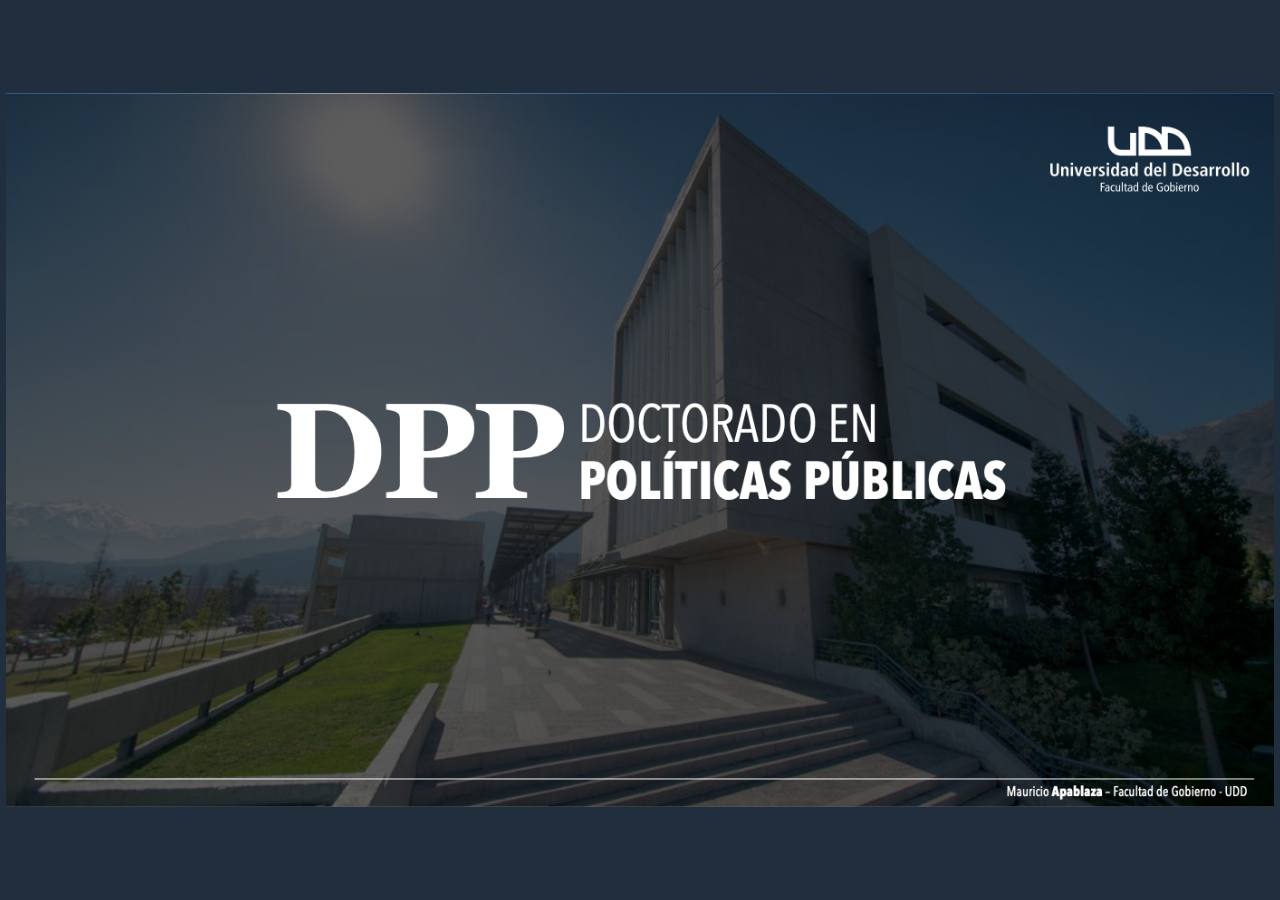
<file: index.html>
<!DOCTYPE html>
<html lang="es">
<head>
    <meta charset="UTF-8">
    <meta name="viewport" content="width=device-width, initial-scale=1.0">

    <title>Doctorado en Políticas Públicas</title>

    <style>
        html, body {
            margin: 0;
            width: 100%;
            height: 100%;
            background: #202E3E;
        }

        body {
            display: flex;
            justify-content: center;
            align-items: center;
        }

        .portada {
            width: 99vw;
            height: auto;
            display: block;
            cursor: pointer;
        }
    </style>
</head>

<body>

    <a href="index2.html">
        <img
            src="dpp.png"
            alt="Doctorado en Políticas Públicas"
            class="portada"
        >
    </a>

</body>
</html>
</file>
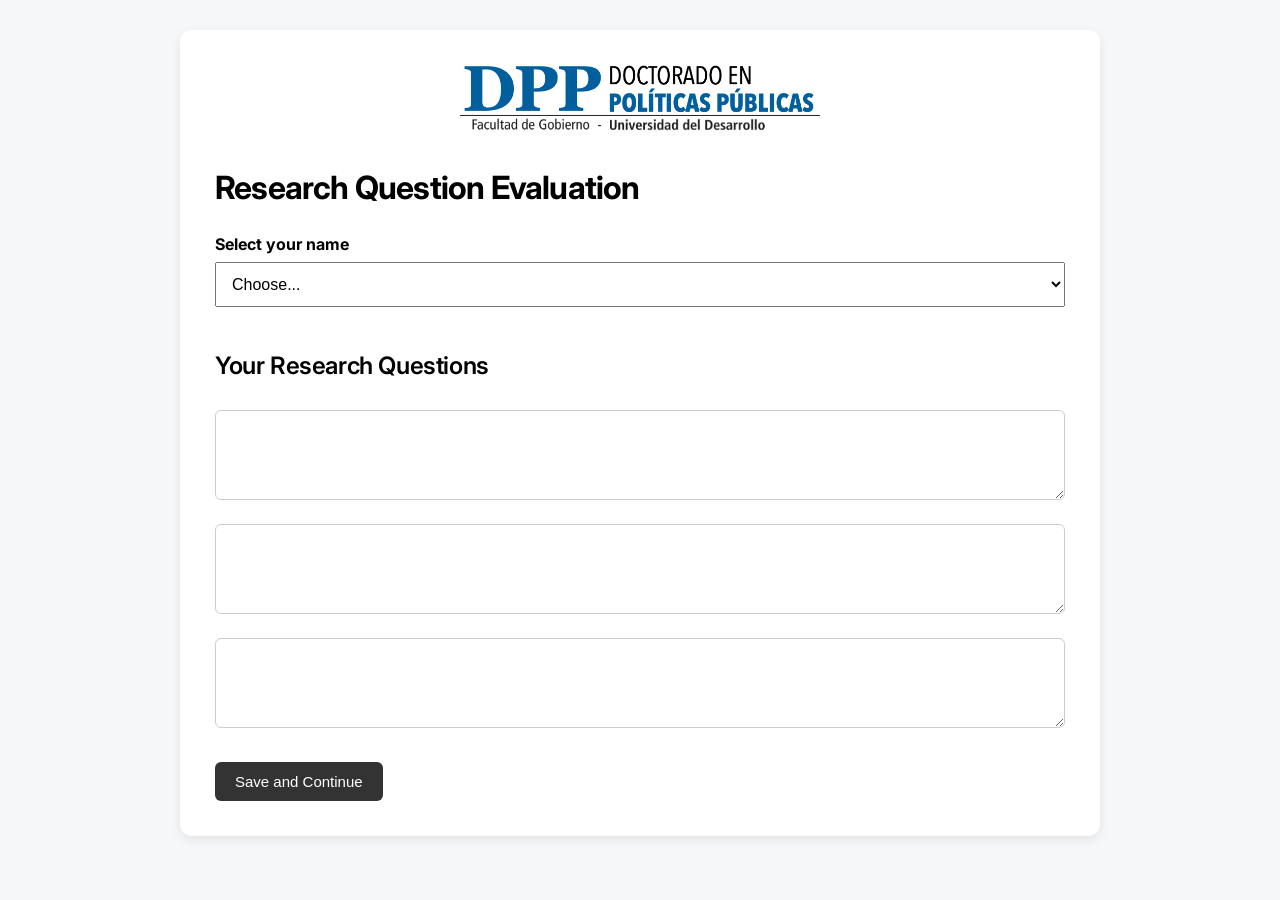
<file: clase2/index.html>
<!DOCTYPE html>
<html lang="en">

<head>

    <meta charset="UTF-8">

    <meta name="viewport"
          content="width=device-width, initial-scale=1.0">

    <title>
        Research Question Evaluation
    </title>

    <link rel="stylesheet"
          href="style.css">
<link rel="preconnect"
      href="https://fonts.googleapis.com">

<link rel="preconnect"
      href="https://fonts.gstatic.com"
      crossorigin>

<link href="https://fonts.googleapis.com/css2?family=Inter:wght@400;500;600;700&display=swap"
      rel="stylesheet">
</head>


<body>

<div id="app">

    <img
        src="logo.png"
        class="logo"
        alt="Logo"
    >


    <!-- =====================
         PAGE 1
    ====================== -->

    <section
        id="page1"
        class="page active">

        <h1>
            Research Question Evaluation
        </h1>


        <div id="studentForm">

            <label>
                Select your name
            </label>


            <select id="studentSelect">

                <option value="">
                    Choose...
                </option>

                <option>
                    Catalina Garín
                </option>

                <option>
                    Camila Sandoval
                </option>

                <option>
                    Yamil Tala
                </option>

                <option>
                    Trinidad Valdés
                </option>

                <option>
                    Isabel Véliz
                </option>

            </select>


            <h2>
                Your Research Questions
            </h2>


            <textarea
                id="q1"
                placeholder="Research Question 1">
            </textarea>


            <textarea
                id="q2"
                placeholder="Research Question 2">
            </textarea>


            <textarea
                id="q3"
                placeholder="Research Question 3">
            </textarea>


            <button
                onclick="saveQuestions()">

                Save and Continue

            </button>

        </div>


        <div
            id="submittedMessage"
            class="message"
            style="display:none">

        </div>


        <button
            id="continueButton"
            style="display:none"
            onclick="continueToEvaluation()">

            Continue to Evaluation

        </button>

    </section>


<!-- PAGE 2 -->
<section id="page2" class="page">

    <h2>Choose the 3 strongest research questions</h2>

    <p>
        Select the three questions you consider
        the most interesting and promising.
    </p>

    <div id="selectionCounter" class="counter">
        0 / 3 selected
    </div>

    <div id="waiting" class="waiting">
        Waiting for all students to submit
        their research questions...
    </div>

    <div id="selectionContainer"
         style="display:none">
    </div>

    <div class="nav">

        <button onclick="showPage(1)">
            Back
        </button>

        <button id="reloadButton"
                onclick="checkQuestions()">

            Check for Questions

        </button>

        <button id="submitSelectionButton"
                onclick="saveSelection()"
                style="display:none">

            Submit Selection

        </button>

    </div>

</section>



    <!-- =====================
         PAGE 3
    ====================== -->

    <section
        id="page3"
        class="page">

        <h2>
            Results
        </h2>


        <div id="results">

        </div>


        <div class="nav">

            <button
                onclick="loadResults()">

                Refresh Results

            </button>


            <button
                class="resetButton"
                onclick="resetResults()">

                Reset All Results

            </button>

        </div>

    </section>

</div>


<script src="script.js"></script>

</body>

</html>
</file>
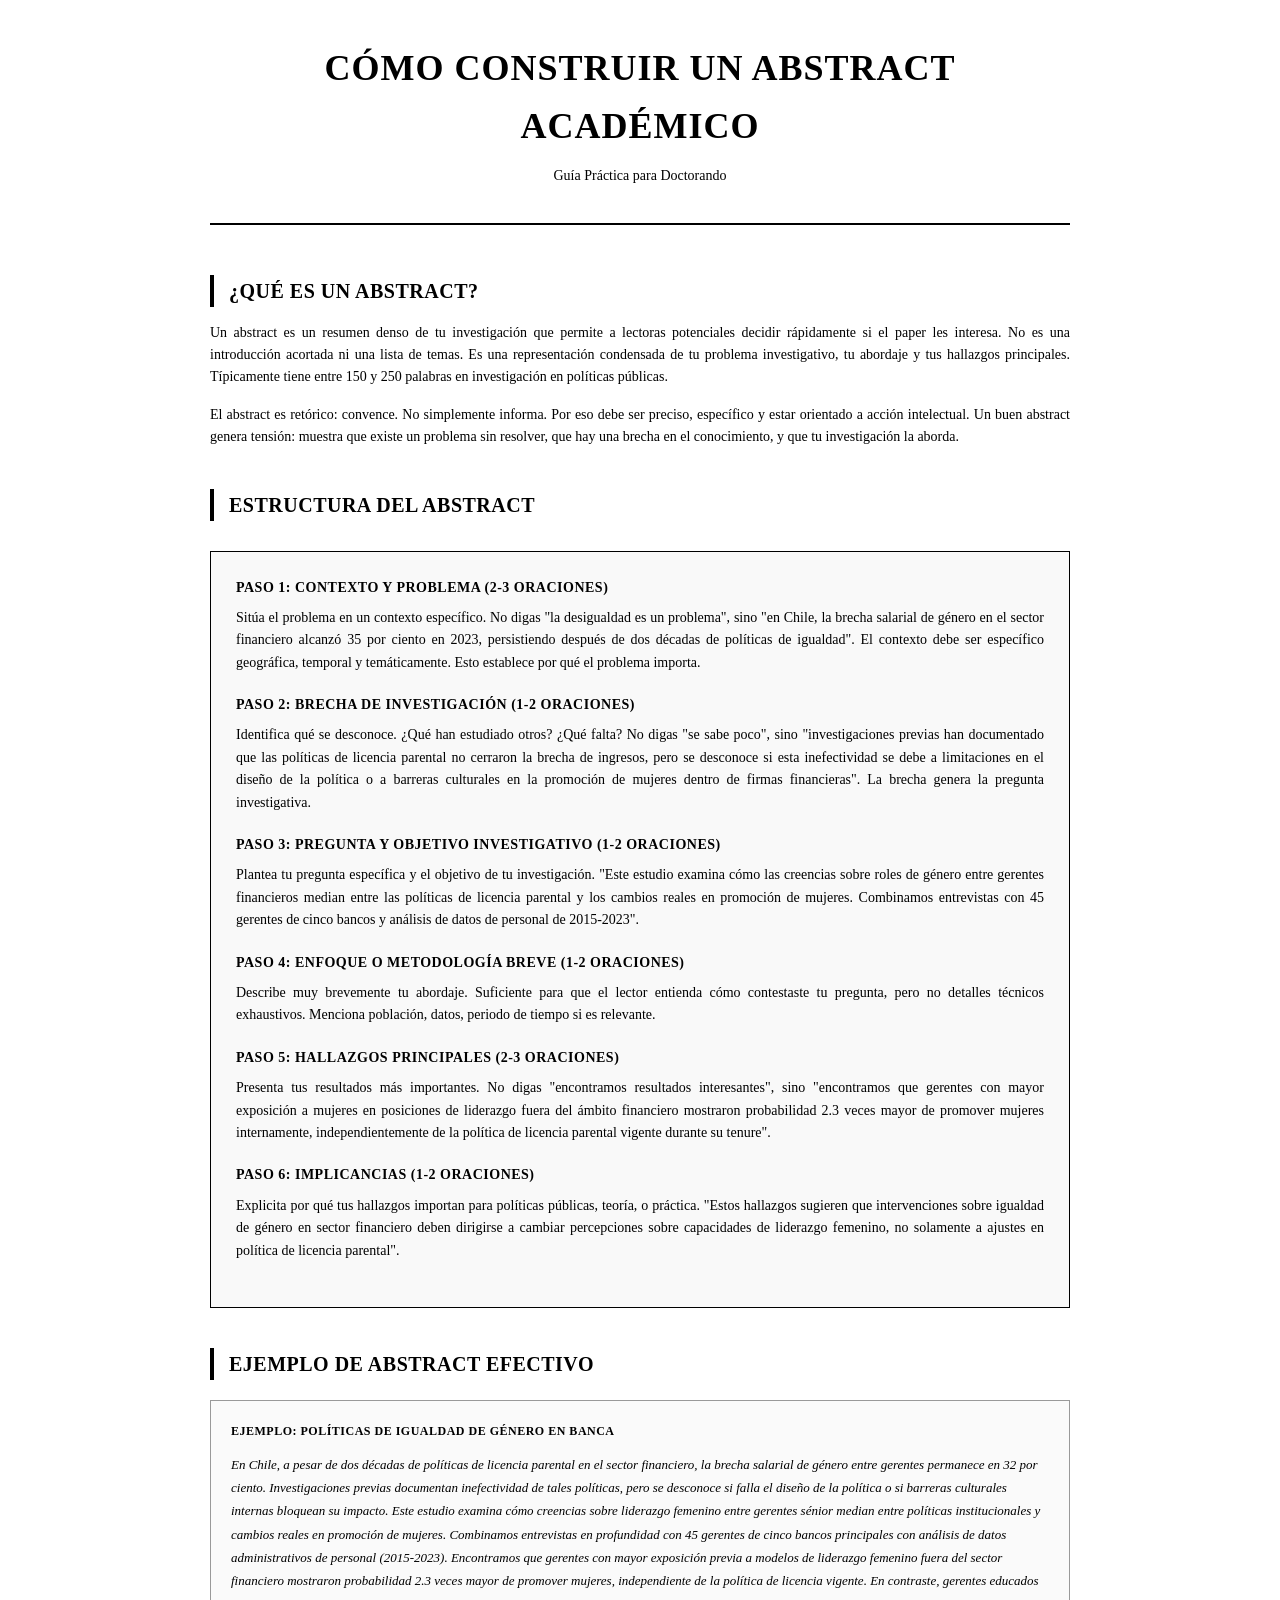
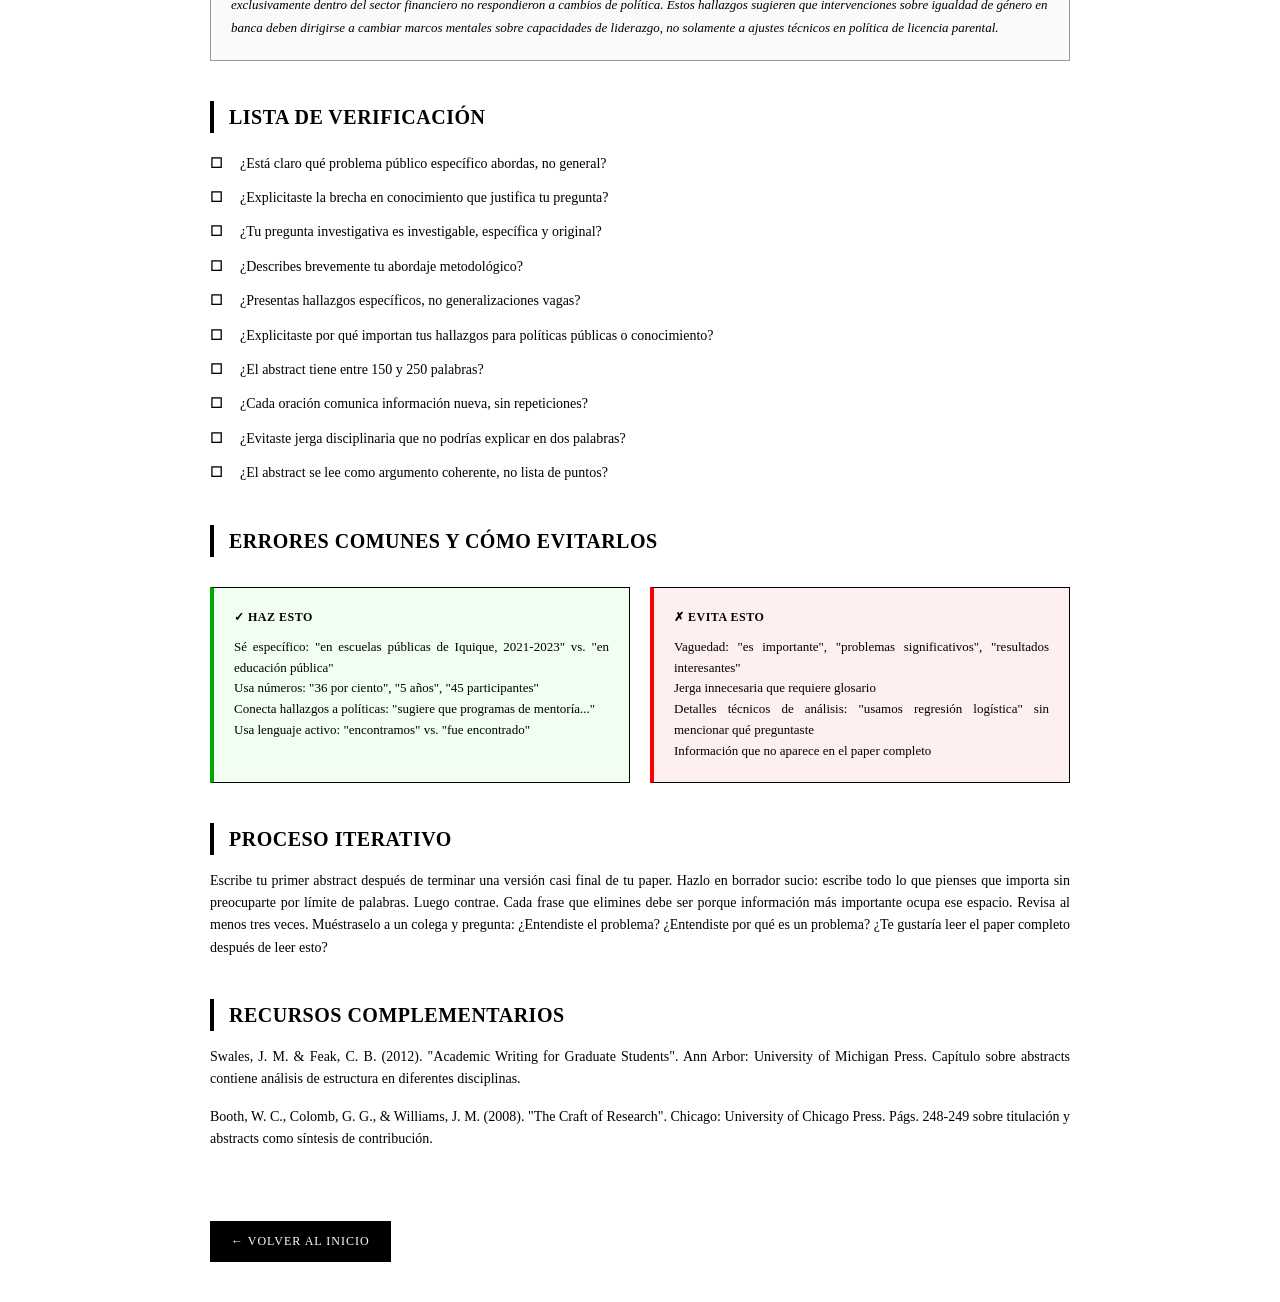
<file: abstract.html>
<!DOCTYPE html>
<html lang="es">
<head>
    <meta charset="UTF-8">
    <meta name="viewport" content="width=device-width, initial-scale=1.0">
    <title>Cómo Construir un Abstract Académico</title>
    <style>
        * {
            margin: 0;
            padding: 0;
            box-sizing: border-box;
        }

        body {
            font-family: Georgia, serif;
            background: #fff;
            color: #000;
            line-height: 1.6;
        }

        .container {
            max-width: 900px;
            margin: 0 auto;
            padding: 40px 20px;
        }

        .header {
            text-align: center;
            margin-bottom: 50px;
            border-bottom: 2px solid #000;
            padding-bottom: 30px;
        }

        .title {
            font-size: 36px;
            font-weight: bold;
            margin-bottom: 10px;
            text-transform: uppercase;
            letter-spacing: 1px;
        }

        .subtitle {
            font-size: 14px;
            margin-bottom: 5px;
        }

        .section-title {
            font-size: 20px;
            font-weight: bold;
            margin-top: 40px;
            margin-bottom: 15px;
            text-align: left;
            text-transform: uppercase;
            letter-spacing: 0.5px;
            border-left: 4px solid #000;
            padding-left: 15px;
        }

        .content {
            text-align: justify;
            margin-bottom: 30px;
            font-size: 14px;
        }

        .content p {
            margin-bottom: 15px;
        }

        .emphasis {
            font-style: italic;
        }

        .structure-box {
            border: 1px solid #000;
            padding: 25px;
            margin: 30px 0;
            background: #f9f9f9;
        }

        .structure-step {
            margin-bottom: 20px;
            text-align: justify;
            font-size: 14px;
        }

        .step-number {
            font-weight: bold;
            text-transform: uppercase;
            letter-spacing: 0.5px;
            margin-bottom: 8px;
            display: block;
        }

        .example-box {
            border: 1px solid #999;
            padding: 20px;
            margin: 20px 0;
            background: #fafafa;
            font-size: 13px;
            line-height: 1.8;
            font-style: italic;
        }

        .example-label {
            font-weight: bold;
            text-transform: uppercase;
            letter-spacing: 0.5px;
            font-style: normal;
            margin-bottom: 10px;
            font-size: 12px;
        }

        .checklist {
            list-style: none;
            margin: 20px 0;
            font-size: 14px;
            text-align: justify;
        }

        .checklist li {
            padding-left: 30px;
            margin-bottom: 12px;
            position: relative;
        }

        .checklist li:before {
            content: "☐";
            position: absolute;
            left: 0;
            font-weight: bold;
        }

        .dos-donts {
            display: grid;
            grid-template-columns: 1fr 1fr;
            gap: 20px;
            margin: 30px 0;
        }

        .do-box, .dont-box {
            border: 1px solid #000;
            padding: 20px;
            font-size: 13px;
            text-align: justify;
        }

        .do-box {
            border-left: 4px solid #00aa00;
            background: #f0fff0;
        }

        .dont-box {
            border-left: 4px solid #ff0000;
            background: #fff0f0;
        }

        .box-title {
            font-weight: bold;
            text-transform: uppercase;
            letter-spacing: 0.5px;
            margin-bottom: 10px;
            font-size: 12px;
        }

        .back-button {
            display: inline-block;
            margin-top: 40px;
            padding: 10px 20px;
            background: #000;
            color: #fff;
            text-decoration: none;
            font-size: 12px;
            text-transform: uppercase;
            letter-spacing: 1px;
            border: 1px solid #000;
        }

        .back-button:hover {
            background: #fff;
            color: #000;
        }

        @media (max-width: 768px) {
            .container {
                padding: 20px 15px;
            }
            .title {
                font-size: 28px;
            }
            .section-title {
                font-size: 16px;
            }
            .content, .structure-step, .checklist {
                font-size: 12px;
            }
            .dos-donts {
                grid-template-columns: 1fr;
            }
        }
    </style>
</head>
<body>
    <div class="container">
        <div class="header">
            <div class="title">Cómo Construir un Abstract Académico</div>
            <div class="subtitle">Guía Práctica para Doctorando</div>
        </div>

        <div class="section-title">¿Qué es un Abstract?</div>
        <div class="content">
            <p>Un abstract es un resumen denso de tu investigación que permite a lectoras potenciales decidir rápidamente si el paper les interesa. No es una introducción acortada ni una lista de temas. Es una representación condensada de tu problema investigativo, tu abordaje y tus hallazgos principales. Típicamente tiene entre 150 y 250 palabras en investigación en políticas públicas.</p>
            <p>El abstract es retórico: convence. No simplemente informa. Por eso debe ser preciso, específico y estar orientado a acción intelectual. Un buen abstract genera tensión: muestra que existe un problema sin resolver, que hay una brecha en el conocimiento, y que tu investigación la aborda.</p>
        </div>

        <div class="section-title">Estructura del Abstract</div>
        <div class="structure-box">
            <div class="structure-step">
                <span class="step-number">Paso 1: Contexto y Problema (2-3 oraciones)</span>
                Sitúa el problema en un contexto específico. No digas "la desigualdad es un problema", sino "en Chile, la brecha salarial de género en el sector financiero alcanzó 35 por ciento en 2023, persistiendo después de dos décadas de políticas de igualdad". El contexto debe ser específico geográfica, temporal y temáticamente. Esto establece por qué el problema importa.
            </div>

            <div class="structure-step">
                <span class="step-number">Paso 2: Brecha de Investigación (1-2 oraciones)</span>
                Identifica qué se desconoce. ¿Qué han estudiado otros? ¿Qué falta? No digas "se sabe poco", sino "investigaciones previas han documentado que las políticas de licencia parental no cerraron la brecha de ingresos, pero se desconoce si esta inefectividad se debe a limitaciones en el diseño de la política o a barreras culturales en la promoción de mujeres dentro de firmas financieras". La brecha genera la pregunta investigativa.
            </div>

            <div class="structure-step">
                <span class="step-number">Paso 3: Pregunta y Objetivo Investigativo (1-2 oraciones)</span>
                Plantea tu pregunta específica y el objetivo de tu investigación. "Este estudio examina cómo las creencias sobre roles de género entre gerentes financieros median entre las políticas de licencia parental y los cambios reales en promoción de mujeres. Combinamos entrevistas con 45 gerentes de cinco bancos y análisis de datos de personal de 2015-2023".
            </div>

            <div class="structure-step">
                <span class="step-number">Paso 4: Enfoque o Metodología Breve (1-2 oraciones)</span>
                Describe muy brevemente tu abordaje. Suficiente para que el lector entienda cómo contestaste tu pregunta, pero no detalles técnicos exhaustivos. Menciona población, datos, periodo de tiempo si es relevante.
            </div>

            <div class="structure-step">
                <span class="step-number">Paso 5: Hallazgos Principales (2-3 oraciones)</span>
                Presenta tus resultados más importantes. No digas "encontramos resultados interesantes", sino "encontramos que gerentes con mayor exposición a mujeres en posiciones de liderazgo fuera del ámbito financiero mostraron probabilidad 2.3 veces mayor de promover mujeres internamente, independientemente de la política de licencia parental vigente durante su tenure".
            </div>

            <div class="structure-step">
                <span class="step-number">Paso 6: Implicancias (1-2 oraciones)</span>
                Explicita por qué tus hallazgos importan para políticas públicas, teoría, o práctica. "Estos hallazgos sugieren que intervenciones sobre igualdad de género en sector financiero deben dirigirse a cambiar percepciones sobre capacidades de liderazgo femenino, no solamente a ajustes en política de licencia parental".
            </div>
        </div>

        <div class="section-title">Ejemplo de Abstract Efectivo</div>
        <div class="example-box">
            <div class="example-label">Ejemplo: Políticas de Igualdad de Género en Banca</div>
            <p>En Chile, a pesar de dos décadas de políticas de licencia parental en el sector financiero, la brecha salarial de género entre gerentes permanece en 32 por ciento. Investigaciones previas documentan inefectividad de tales políticas, pero se desconoce si falla el diseño de la política o si barreras culturales internas bloquean su impacto. Este estudio examina cómo creencias sobre liderazgo femenino entre gerentes sénior median entre políticas institucionales y cambios reales en promoción de mujeres. Combinamos entrevistas en profundidad con 45 gerentes de cinco bancos principales con análisis de datos administrativos de personal (2015-2023). Encontramos que gerentes con mayor exposición previa a modelos de liderazgo femenino fuera del sector financiero mostraron probabilidad 2.3 veces mayor de promover mujeres, independiente de la política de licencia vigente. En contraste, gerentes educados exclusivamente dentro del sector financiero no respondieron a cambios de política. Estos hallazgos sugieren que intervenciones sobre igualdad de género en banca deben dirigirse a cambiar marcos mentales sobre capacidades de liderazgo, no solamente a ajustes técnicos en política de licencia parental.</p>
        </div>

        <div class="section-title">Lista de Verificación</div>
        <ul class="checklist">
            <li>¿Está claro qué problema público específico abordas, no general?</li>
            <li>¿Explicitaste la brecha en conocimiento que justifica tu pregunta?</li>
            <li>¿Tu pregunta investigativa es investigable, específica y original?</li>
            <li>¿Describes brevemente tu abordaje metodológico?</li>
            <li>¿Presentas hallazgos específicos, no generalizaciones vagas?</li>
            <li>¿Explicitaste por qué importan tus hallazgos para políticas públicas o conocimiento?</li>
            <li>¿El abstract tiene entre 150 y 250 palabras?</li>
            <li>¿Cada oración comunica información nueva, sin repeticiones?</li>
            <li>¿Evitaste jerga disciplinaria que no podrías explicar en dos palabras?</li>
            <li>¿El abstract se lee como argumento coherente, no lista de puntos?</li>
        </ul>

        <div class="section-title">Errores Comunes y Cómo Evitarlos</div>
        <div class="dos-donts">
            <div class="do-box">
                <div class="box-title">✓ Haz Esto</div>
                <p>Sé específico: "en escuelas públicas de Iquique, 2021-2023" vs. "en educación pública"</p>
                <p>Usa números: "36 por ciento", "5 años", "45 participantes"</p>
                <p>Conecta hallazgos a políticas: "sugiere que programas de mentoría..."</p>
                <p>Usa lenguaje activo: "encontramos" vs. "fue encontrado"</p>
            </div>

            <div class="dont-box">
                <div class="box-title">✗ Evita Esto</div>
                <p>Vaguedad: "es importante", "problemas significativos", "resultados interesantes"</p>
                <p>Jerga innecesaria que requiere glosario</p>
                <p>Detalles técnicos de análisis: "usamos regresión logística" sin mencionar qué preguntaste</p>
                <p>Información que no aparece en el paper completo</p>
            </div>
        </div>

        <div class="section-title">Proceso Iterativo</div>
        <div class="content">
            <p>Escribe tu primer abstract después de terminar una versión casi final de tu paper. Hazlo en borrador sucio: escribe todo lo que pienses que importa sin preocuparte por límite de palabras. Luego contrae. Cada frase que elimines debe ser porque información más importante ocupa ese espacio. Revisa al menos tres veces. Muéstraselo a un colega y pregunta: ¿Entendiste el problema? ¿Entendiste por qué es un problema? ¿Te gustaría leer el paper completo después de leer esto?</p>
        </div>

        <div class="section-title">Recursos Complementarios</div>
        <div class="content">
            <p>Swales, J. M. & Feak, C. B. (2012). "Academic Writing for Graduate Students". Ann Arbor: University of Michigan Press. Capítulo sobre abstracts contiene análisis de estructura en diferentes disciplinas.</p>
            <p>Booth, W. C., Colomb, G. G., & Williams, J. M. (2008). "The Craft of Research". Chicago: University of Chicago Press. Págs. 248-249 sobre titulación y abstracts como síntesis de contribución.</p>
        </div>

        <a href="index.html" class="back-button">← Volver al Inicio</a>
    </div>
</body>
</html>
</file>
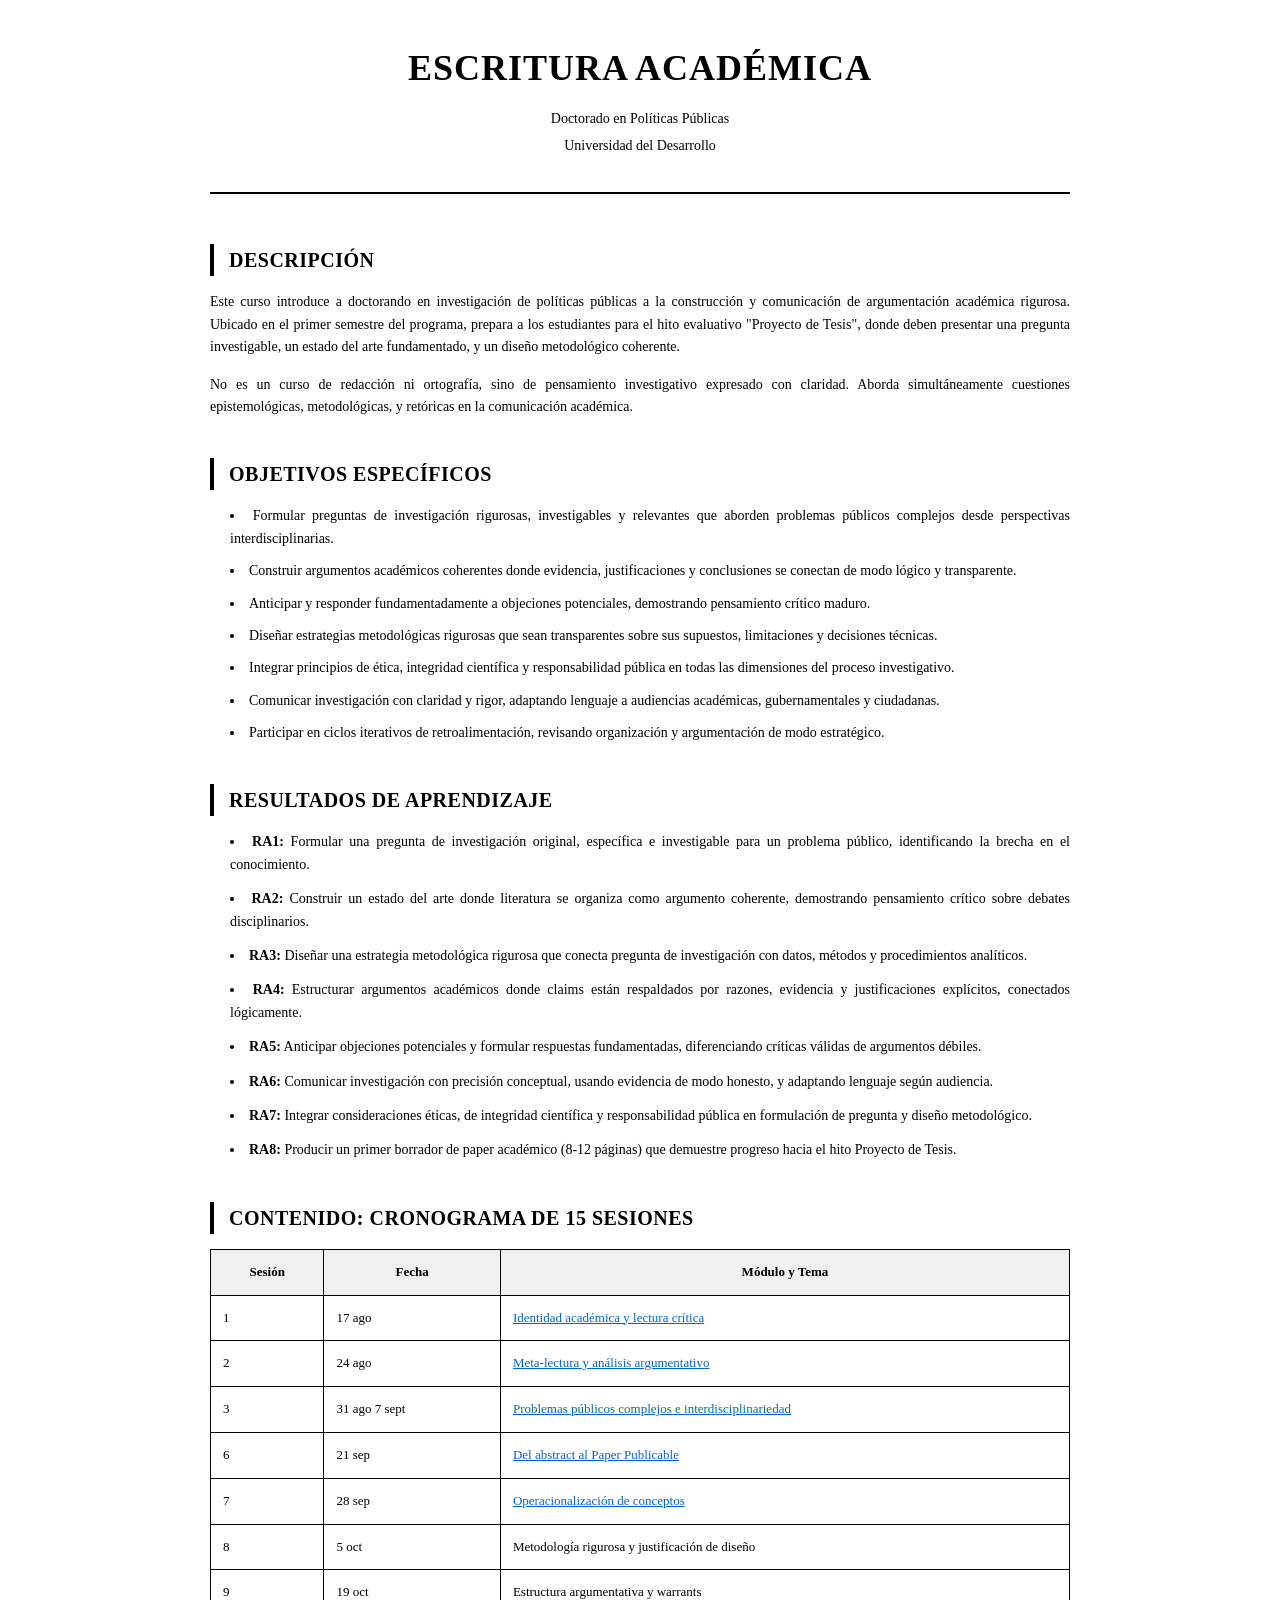
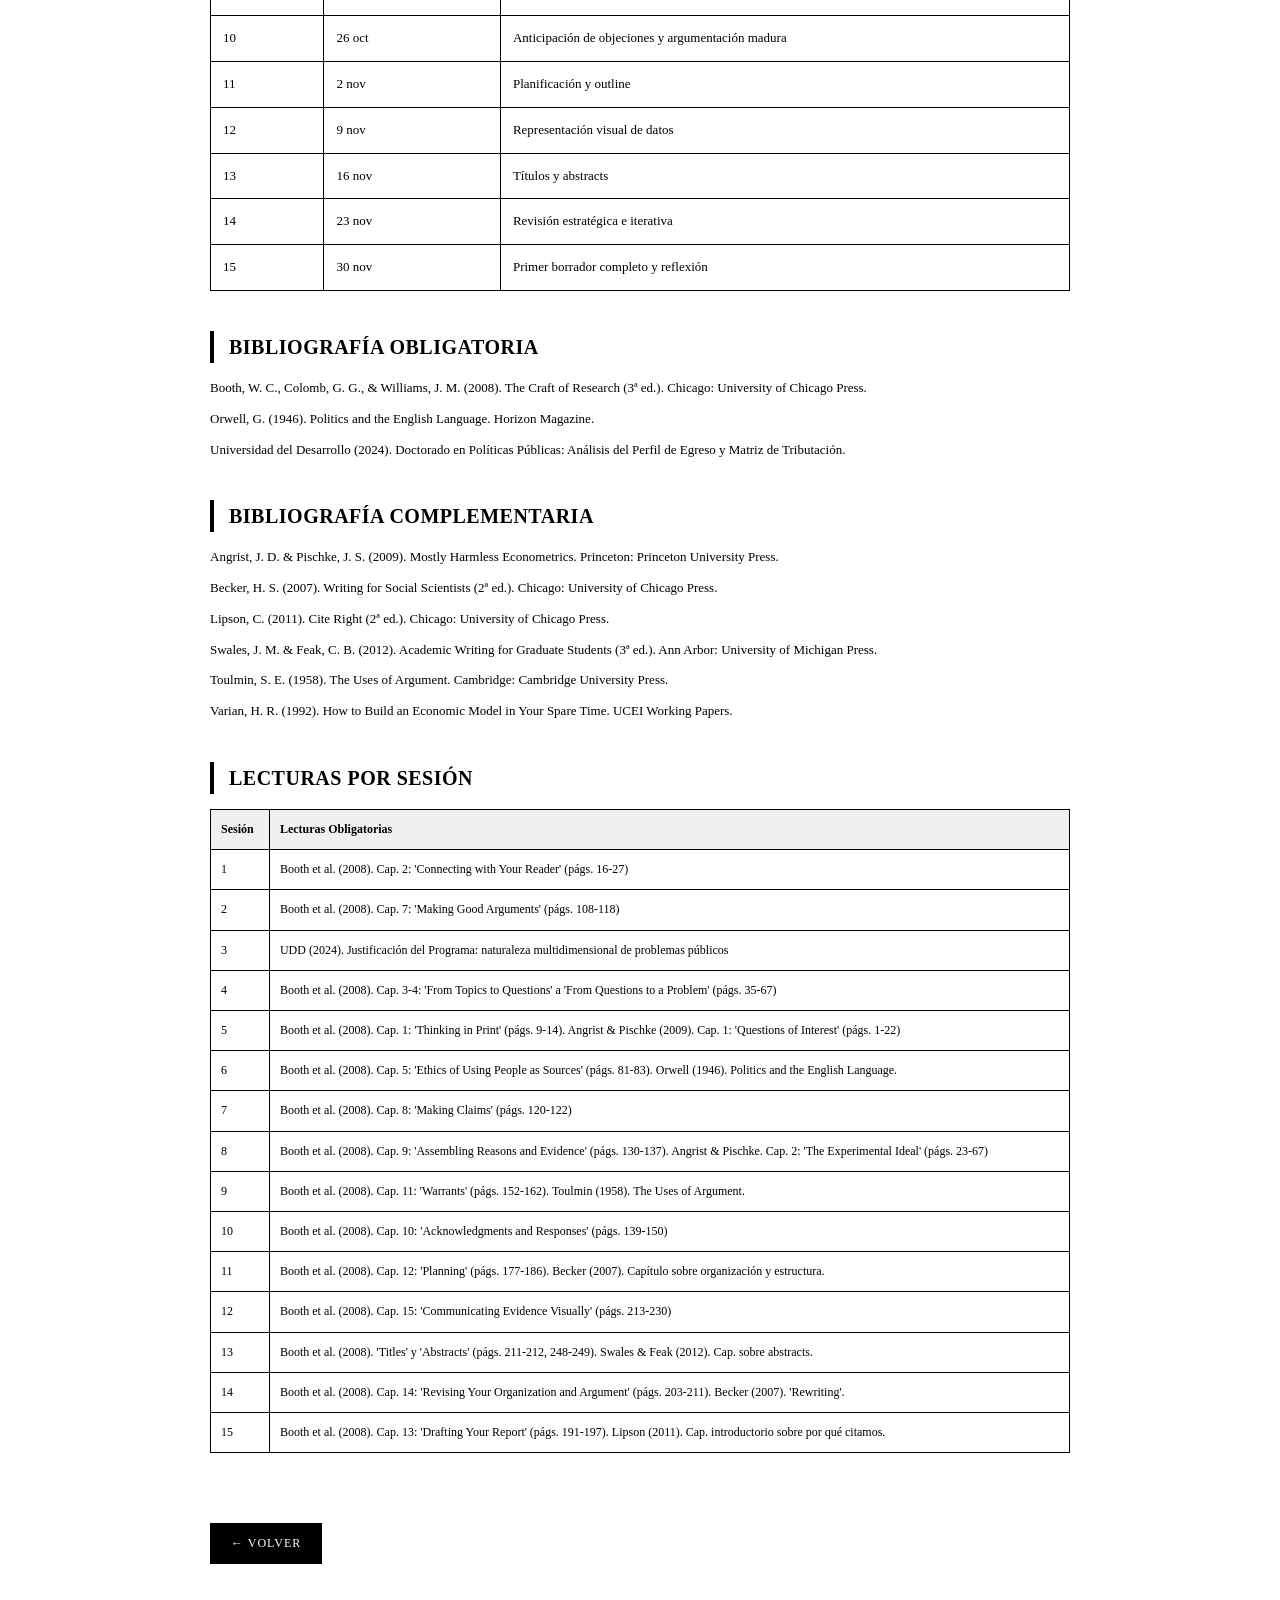
<file: curso.html>
<!DOCTYPE html>
<html lang="es">
<head>
    <meta charset="UTF-8">
    <meta name="viewport" content="width=device-width, initial-scale=1.0">
    <title>Escritura Académica - Estructura del Curso</title>
    <style>
        * {
            margin: 0;
            padding: 0;
            box-sizing: border-box;
        }

        body {
            font-family: Georgia, serif;
            background: #fff;
            color: #000;
            line-height: 1.6;
        }

        .container {
            max-width: 900px;
            margin: 0 auto;
            padding: 40px 20px;
        }

        .header {
            text-align: center;
            margin-bottom: 50px;
            border-bottom: 2px solid #000;
            padding-bottom: 30px;
        }

        .title {
            font-size: 36px;
            font-weight: bold;
            margin-bottom: 10px;
            text-transform: uppercase;
            letter-spacing: 1px;
        }

        .subtitle {
            font-size: 14px;
            margin-bottom: 5px;
        }

        .section-title {
            font-size: 20px;
            font-weight: bold;
            margin-top: 40px;
            margin-bottom: 15px;
            text-align: left;
            text-transform: uppercase;
            letter-spacing: 0.5px;
            border-left: 4px solid #000;
            padding-left: 15px;
        }

        .content {
            text-align: justify;
            margin-bottom: 30px;
            font-size: 14px;
        }

        .content p {
            margin-bottom: 15px;
        }

        .objectives-list {
            text-align: justify;
            font-size: 14px;
            margin-left: 20px;
            margin-bottom: 30px;
        }

        .objectives-list li {
            margin-bottom: 10px;
            list-style-position: inside;
        }

        .ra-list {
            text-align: justify;
            font-size: 14px;
            margin-left: 20px;
            margin-bottom: 30px;
        }

        .ra-list li {
            margin-bottom: 12px;
            list-style-position: inside;
        }

        .schedule {
            width: 100%;
            border-collapse: collapse;
            margin-bottom: 30px;
            font-size: 13px;
        }

        .schedule th, .schedule td {
            border: 1px solid #000;
            padding: 12px;
            text-align: left;
        }

        .schedule th {
            background: #f0f0f0;
            font-weight: bold;
            text-align: center;
        }

        .session-link {
            color: #0066cc;
            text-decoration: underline;
            cursor: pointer;
        }

        .session-link:hover {
            color: #003399;
        }

        .bibliography {
            font-size: 13px;
            margin-bottom: 30px;
            text-align: justify;
        }

        .bibliography-item {
            margin-bottom: 10px;
            margin-left: 40px;
            text-indent: -40px;
        }

        .readings-table {
            width: 100%;
            border-collapse: collapse;
            margin-bottom: 30px;
            font-size: 12px;
        }

        .readings-table th, .readings-table td {
            border: 1px solid #000;
            padding: 10px;
            text-align: left;
        }

        .readings-table th {
            background: #f0f0f0;
            font-weight: bold;
        }

        .back-button {
            display: inline-block;
            margin-top: 40px;
            padding: 10px 20px;
            background: #000;
            color: #fff;
            text-decoration: none;
            font-size: 12px;
            text-transform: uppercase;
            letter-spacing: 1px;
            border: 1px solid #000;
        }

        .back-button:hover {
            background: #fff;
            color: #000;
        }

        @media (max-width: 768px) {
            .container {
                padding: 20px 15px;
            }
            .title {
                font-size: 28px;
            }
            .section-title {
                font-size: 16px;
            }
            .content, .objectives-list, .ra-list, .bibliography, .readings-table {
                font-size: 12px;
            }
            table {
                font-size: 11px;
            }
        }
    </style>
</head>
<body>
    <div class="container">
        <div class="header">
            <div class="title">Escritura Académica</div>
            <div class="subtitle">Doctorado en Políticas Públicas</div>
            <div class="subtitle">Universidad del Desarrollo</div>
        </div>

        <div class="section-title">Descripción</div>
        <div class="content">
            <p>Este curso introduce a doctorando en investigación de políticas públicas a la construcción y comunicación de argumentación académica rigurosa. Ubicado en el primer semestre del programa, prepara a los estudiantes para el hito evaluativo "Proyecto de Tesis", donde deben presentar una pregunta investigable, un estado del arte fundamentado, y un diseño metodológico coherente.</p>
            <p>No es un curso de redacción ni ortografía, sino de pensamiento investigativo expresado con claridad. Aborda simultáneamente cuestiones epistemológicas, metodológicas, y retóricas en la comunicación académica.</p>
        </div>

        <div class="section-title">Objetivos Específicos</div>
        <ul class="objectives-list">
            <li>Formular preguntas de investigación rigurosas, investigables y relevantes que aborden problemas públicos complejos desde perspectivas interdisciplinarias.</li>
            <li>Construir argumentos académicos coherentes donde evidencia, justificaciones y conclusiones se conectan de modo lógico y transparente.</li>
            <li>Anticipar y responder fundamentadamente a objeciones potenciales, demostrando pensamiento crítico maduro.</li>
            <li>Diseñar estrategias metodológicas rigurosas que sean transparentes sobre sus supuestos, limitaciones y decisiones técnicas.</li>
            <li>Integrar principios de ética, integridad científica y responsabilidad pública en todas las dimensiones del proceso investigativo.</li>
            <li>Comunicar investigación con claridad y rigor, adaptando lenguaje a audiencias académicas, gubernamentales y ciudadanas.</li>
            <li>Participar en ciclos iterativos de retroalimentación, revisando organización y argumentación de modo estratégico.</li>
        </ul>

        <div class="section-title">Resultados de Aprendizaje</div>
        <ul class="ra-list">
            <li><strong>RA1:</strong> Formular una pregunta de investigación original, específica e investigable para un problema público, identificando la brecha en el conocimiento.</li>
            <li><strong>RA2:</strong> Construir un estado del arte donde literatura se organiza como argumento coherente, demostrando pensamiento crítico sobre debates disciplinarios.</li>
            <li><strong>RA3:</strong> Diseñar una estrategia metodológica rigurosa que conecta pregunta de investigación con datos, métodos y procedimientos analíticos.</li>
            <li><strong>RA4:</strong> Estructurar argumentos académicos donde claims están respaldados por razones, evidencia y justificaciones explícitos, conectados lógicamente.</li>
            <li><strong>RA5:</strong> Anticipar objeciones potenciales y formular respuestas fundamentadas, diferenciando críticas válidas de argumentos débiles.</li>
            <li><strong>RA6:</strong> Comunicar investigación con precisión conceptual, usando evidencia de modo honesto, y adaptando lenguaje según audiencia.</li>
            <li><strong>RA7:</strong> Integrar consideraciones éticas, de integridad científica y responsabilidad pública en formulación de pregunta y diseño metodológico.</li>
            <li><strong>RA8:</strong> Producir un primer borrador de paper académico (8-12 páginas) que demuestre progreso hacia el hito Proyecto de Tesis.</li>
        </ul>

        <div class="section-title">Contenido: Cronograma de 15 Sesiones</div>
        <table class="schedule">
            <thead>
                <tr>
                    <th>Sesión</th>
                    <th>Fecha</th>
                    <th>Módulo y Tema</th>
                </tr>
            </thead>
            <tbody>
                <tr>
                    <td>1</td>
                    <td>17 ago</td>
                    <td><a href="sesion1.html" class="session-link">Identidad académica y lectura crítica</a></td>
                </tr>
                <tr>
                    <td>2</td>
                    <td>24 ago</td>
                    <td><a href="clase3/index.html" class="session-link">Meta-lectura y análisis argumentativo</a></td>
                </tr>
                <tr>
                    <td>3</td>
                    <td>31 ago 7 sept</td>
                    <td><a href="clase3/index.html" class="session-link">Problemas públicos complejos e interdisciplinariedad</a></td>
                </tr>
                <tr>
                    <td>6</td>
                    <td>21 sep</td>
                    <td><a href="clase4/index.html" class="session-link">Del abstract al Paper Publicable</a></td>
                </tr>
                <tr>
                    <td>7</td>
                    <td>28 sep</td>
                    <td><a href="clase5/clase5.html" class="session-link">Operacionalización de conceptos</a></td>
                </tr>
                <tr>
                    <td>8</td>
                    <td>5 oct</td>
                    <td>Metodología rigurosa y justificación de diseño</td>
                </tr>
                <tr>
                    <td>9</td>
                    <td>19 oct</td>
                    <td>Estructura argumentativa y warrants</td>
                </tr>
                <tr>
                    <td>10</td>
                    <td>26 oct</td>
                    <td>Anticipación de objeciones y argumentación madura</td>
                </tr>
                <tr>
                    <td>11</td>
                    <td>2 nov</td>
                    <td>Planificación y outline</td>
                </tr>
                <tr>
                    <td>12</td>
                    <td>9 nov</td>
                    <td>Representación visual de datos</td>
                </tr>
                <tr>
                    <td>13</td>
                    <td>16 nov</td>
                    <td>Títulos y abstracts</td>
                </tr>
                <tr>
                    <td>14</td>
                    <td>23 nov</td>
                    <td>Revisión estratégica e iterativa</td>
                </tr>
                <tr>
                    <td>15</td>
                    <td>30 nov</td>
                    <td>Primer borrador completo y reflexión</td>
                </tr>
            </tbody>
        </table>

        <div class="section-title">Bibliografía Obligatoria</div>
        <div class="bibliography">
            <div class="bibliography-item">Booth, W. C., Colomb, G. G., & Williams, J. M. (2008). The Craft of Research (3ª ed.). Chicago: University of Chicago Press.</div>
            <div class="bibliography-item">Orwell, G. (1946). Politics and the English Language. Horizon Magazine.</div>
            <div class="bibliography-item">Universidad del Desarrollo (2024). Doctorado en Políticas Públicas: Análisis del Perfil de Egreso y Matriz de Tributación.</div>
        </div>

        <div class="section-title">Bibliografía Complementaria</div>
        <div class="bibliography">
            <div class="bibliography-item">Angrist, J. D. & Pischke, J. S. (2009). Mostly Harmless Econometrics. Princeton: Princeton University Press.</div>
            <div class="bibliography-item">Becker, H. S. (2007). Writing for Social Scientists (2ª ed.). Chicago: University of Chicago Press.</div>
            <div class="bibliography-item">Lipson, C. (2011). Cite Right (2ª ed.). Chicago: University of Chicago Press.</div>
            <div class="bibliography-item">Swales, J. M. & Feak, C. B. (2012). Academic Writing for Graduate Students (3ª ed.). Ann Arbor: University of Michigan Press.</div>
            <div class="bibliography-item">Toulmin, S. E. (1958). The Uses of Argument. Cambridge: Cambridge University Press.</div>
            <div class="bibliography-item">Varian, H. R. (1992). How to Build an Economic Model in Your Spare Time. UCEI Working Papers.</div>
        </div>

        <div class="section-title">Lecturas por Sesión</div>
        <table class="readings-table">
            <thead>
                <tr>
                    <th>Sesión</th>
                    <th>Lecturas Obligatorias</th>
                </tr>
            </thead>
            <tbody>
                <tr>
                    <td>1</td>
                    <td>Booth et al. (2008). Cap. 2: 'Connecting with Your Reader' (págs. 16-27)</td>
                </tr>
                <tr>
                    <td>2</td>
                    <td>Booth et al. (2008). Cap. 7: 'Making Good Arguments' (págs. 108-118)</td>
                </tr>
                <tr>
                    <td>3</td>
                    <td>UDD (2024). Justificación del Programa: naturaleza multidimensional de problemas públicos</td>
                </tr>
                <tr>
                    <td>4</td>
                    <td>Booth et al. (2008). Cap. 3-4: 'From Topics to Questions' a 'From Questions to a Problem' (págs. 35-67)</td>
                </tr>
                <tr>
                    <td>5</td>
                    <td>Booth et al. (2008). Cap. 1: 'Thinking in Print' (págs. 9-14). Angrist & Pischke (2009). Cap. 1: 'Questions of Interest' (págs. 1-22)</td>
                </tr>
                <tr>
                    <td>6</td>
                    <td>Booth et al. (2008). Cap. 5: 'Ethics of Using People as Sources' (págs. 81-83). Orwell (1946). Politics and the English Language.</td>
                </tr>
                <tr>
                    <td>7</td>
                    <td>Booth et al. (2008). Cap. 8: 'Making Claims' (págs. 120-122)</td>
                </tr>
                <tr>
                    <td>8</td>
                    <td>Booth et al. (2008). Cap. 9: 'Assembling Reasons and Evidence' (págs. 130-137). Angrist & Pischke. Cap. 2: 'The Experimental Ideal' (págs. 23-67)</td>
                </tr>
                <tr>
                    <td>9</td>
                    <td>Booth et al. (2008). Cap. 11: 'Warrants' (págs. 152-162). Toulmin (1958). The Uses of Argument.</td>
                </tr>
                <tr>
                    <td>10</td>
                    <td>Booth et al. (2008). Cap. 10: 'Acknowledgments and Responses' (págs. 139-150)</td>
                </tr>
                <tr>
                    <td>11</td>
                    <td>Booth et al. (2008). Cap. 12: 'Planning' (págs. 177-186). Becker (2007). Capítulo sobre organización y estructura.</td>
                </tr>
                <tr>
                    <td>12</td>
                    <td>Booth et al. (2008). Cap. 15: 'Communicating Evidence Visually' (págs. 213-230)</td>
                </tr>
                <tr>
                    <td>13</td>
                    <td>Booth et al. (2008). 'Titles' y 'Abstracts' (págs. 211-212, 248-249). Swales & Feak (2012). Cap. sobre abstracts.</td>
                </tr>
                <tr>
                    <td>14</td>
                    <td>Booth et al. (2008). Cap. 14: 'Revising Your Organization and Argument' (págs. 203-211). Becker (2007). 'Rewriting'.</td>
                </tr>
                <tr>
                    <td>15</td>
                    <td>Booth et al. (2008). Cap. 13: 'Drafting Your Report' (págs. 191-197). Lipson (2011). Cap. introductorio sobre por qué citamos.</td>
                </tr>
            </tbody>
        </table>

        <a href="index.html" class="back-button">← Volver</a>
    </div>
</body>
</html>
</file>
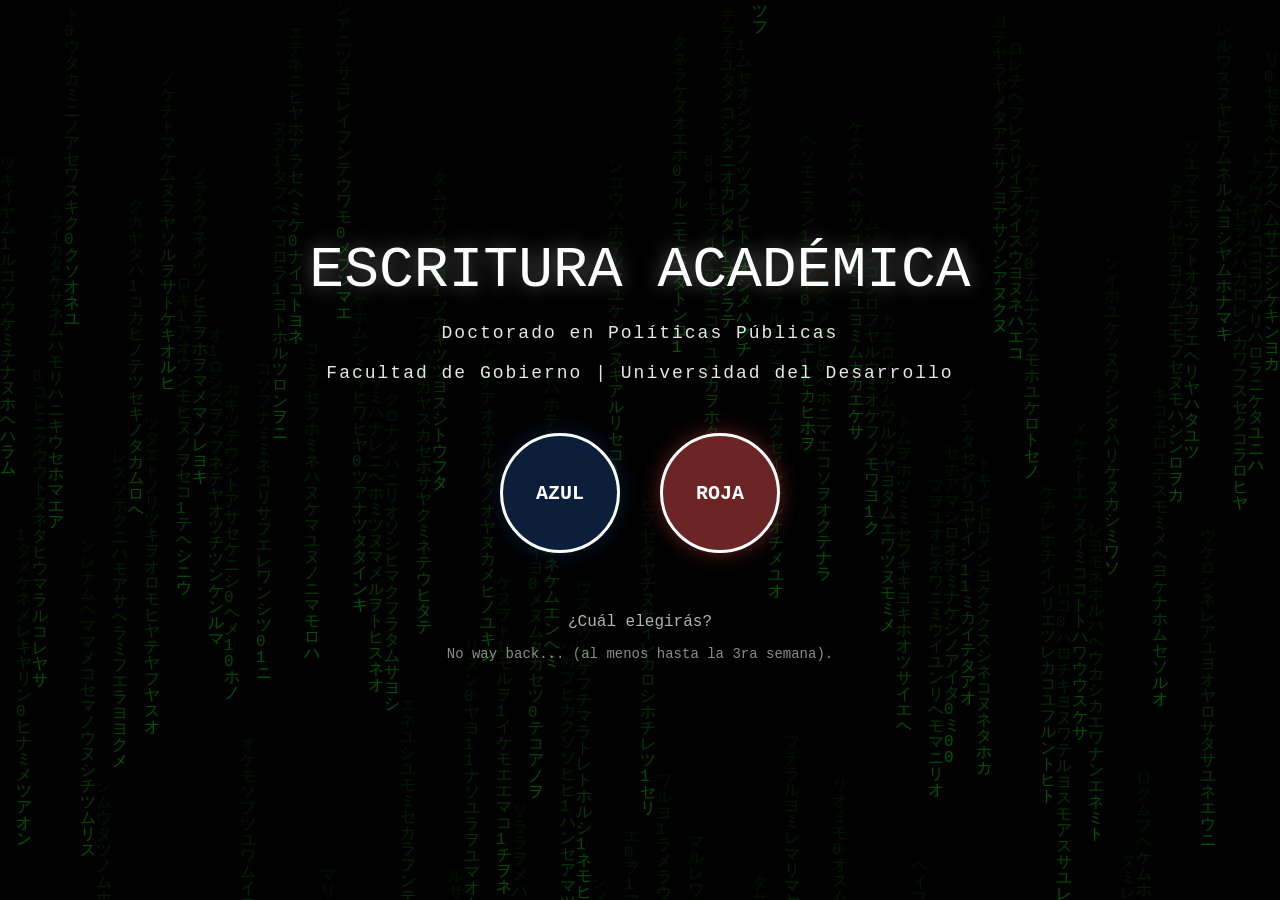
<file: index2.html>
<!DOCTYPE html>
<html lang="es">
<head>
    <meta charset="UTF-8">
    <meta name="viewport" content="width=device-width, initial-scale=1.0">
    <title>Escritura Académica - UDD Doctorado</title>

    <style>
        * {
            margin: 0;
            padding: 0;
            box-sizing: border-box;
        }

        body {
            font-family: 'Courier New', monospace;
            background: #000;
            color: #fff;
            min-height: 100vh;
            display: flex;
            justify-content: center;
            align-items: center;
            position: relative;
            overflow: hidden;
        }

        /* Fondo Matrix */
        .matrix-bg {
            position: fixed;
            top: 0;
            left: 0;
            width: 100%;
            height: 100%;
            z-index: -2;
        }

        .matrix-bg canvas {
            display: block;
            width: 100%;
            height: 100%;
        }

        /* Capa oscura sobre el Matrix */
        .matrix-bg::after {
            content: "";
            position: absolute;
            top: 0;
            left: 0;
            width: 100%;
            height: 100%;
            background: rgba(0, 0, 0, 0.65);
            z-index: 1;
        }

        .container {
            text-align: center;
            z-index: 10;
            max-width: 800px;
            padding: 40px;
        }

        .title {
            font-size: 58px;
            margin-bottom: 20px;
            color: #ffffff;
            text-shadow: 0 0 20px rgba(255, 255, 255, 0.4);
            animation: glow 2s ease-in-out infinite;
        }

        .subtitle {
            font-size: 18px;
            margin-bottom: 20px;
            letter-spacing: 2px;
            color: #ffffff;
            opacity: 0.9;
        }

        .buttons-container {
            display: flex;
            gap: 40px;
            justify-content: center;
            flex-wrap: wrap;
            margin-top: 50px;
        }

        .pill {
            width: 120px;
            height: 120px;
            border-radius: 50%;
            border: 3px solid #ffffff;
            display: flex;
            justify-content: center;
            align-items: center;
            cursor: pointer;
            font-size: 20px;
            font-weight: bold;
            transition: all 0.3s ease;
            text-decoration: none;
            font-family: 'Courier New', monospace;
            color: #ffffff;
        }

        /* BOTÓN AZUL NAVY */
        .pill-blue {
            background: #0B1F3A;
            color: #ffffff;
            border-color: #ffffff;
            box-shadow: 0 0 20px rgba(11, 31, 58, 0.9);
        }

        .pill-blue:hover {
            background: #102C52;
            box-shadow:
                0 0 30px rgba(30, 70, 120, 0.9),
                inset 0 0 20px rgba(255, 255, 255, 0.15);
            transform: scale(1.1);
        }

        /* BOTÓN ROJO/MARRÓN */
        .pill-red {
            background: #6B2525;
            color: #ffffff;
            border-color: #ffffff;
            box-shadow: 0 0 20px rgba(107, 37, 37, 0.9);
        }

        .pill-red:hover {
            background: #803030;
            box-shadow:
                0 0 30px rgba(130, 45, 45, 0.9),
                inset 0 0 20px rgba(255, 255, 255, 0.15);
            transform: scale(1.1);
        }

        .question {
            margin-top: 60px;
            font-size: 16px;
            color: #ffffff;
            opacity: 0.7;
            animation: blink 1.5s ease-in-out infinite;
        }

        .final-text {
            margin-top: 15px;
            font-size: 14px;
            color: #ffffff;
            opacity: 0.55;
        }

        @keyframes glow {
            0%, 100% {
                text-shadow: 0 0 15px rgba(255, 255, 255, 0.25);
            }

            50% {
                text-shadow:
                    0 0 25px rgba(255, 255, 255, 0.5),
                    0 0 45px rgba(255, 255, 255, 0.2);
            }
        }

        @keyframes blink {
            0%, 100% {
                opacity: 0.5;
            }

            50% {
                opacity: 1;
            }
        }

        @media (max-width: 600px) {

            .title {
                font-size: 32px;
            }

            .subtitle {
                font-size: 14px;
            }

            .pill {
                width: 100px;
                height: 100px;
                font-size: 18px;
            }

            .buttons-container {
                gap: 20px;
            }
        }
    </style>
</head>

<body>

    <div class="matrix-bg">
        <canvas id="matrixCanvas"></canvas>
    </div>

    <div class="container">

        <div class="title">
            ESCRITURA ACADÉMICA
        </div>

        <div class="subtitle">
            Doctorado en Políticas Públicas
        </div>

        <div class="subtitle">
            Facultad de Gobierno | Universidad del Desarrollo
        </div>

        <div class="buttons-container">

            <a href="curso.html" class="pill pill-blue">
                AZUL
            </a>

            <a href="schpp.html" class="pill pill-red">
                ROJA
            </a>

        </div>

        <div class="question">
            ¿Cuál elegirás?
        </div>

        <div class="final-text">
            No way back... (al menos hasta la 3ra semana).
        </div>

    </div>


    <script>

        // Matrix effect

        const canvas = document.getElementById('matrixCanvas');
        const ctx = canvas.getContext('2d');

        canvas.width = window.innerWidth;
        canvas.height = window.innerHeight;

        const chars =
            '01アイウエオカキクケコサシスセソタチツテトナニヌネノハヒフヘホマミムメモヤユヨラリルレロワヲン';

        const fontSize = 16;

        const columns = Math.floor(canvas.width / fontSize);

        const drops = [];

        for (let i = 0; i < columns; i++) {
            drops[i] = Math.random() * canvas.height / fontSize;
        }

        function draw() {

            ctx.fillStyle = 'rgba(0, 0, 0, 0.08)';
            ctx.fillRect(0, 0, canvas.width, canvas.height);

            ctx.fillStyle = '#0f0';
            ctx.font = fontSize + 'px Courier New';

            for (let i = 0; i < drops.length; i++) {

                const char =
                    chars[Math.floor(Math.random() * chars.length)];

                ctx.fillText(
                    char,
                    i * fontSize,
                    drops[i] * fontSize
                );

                if (
                    drops[i] * fontSize > canvas.height &&
                    Math.random() > 0.975
                ) {
                    drops[i] = 0;
                }

                drops[i]++;
            }
        }

        setInterval(draw, 50);

        window.addEventListener('resize', () => {

            canvas.width = window.innerWidth;
            canvas.height = window.innerHeight;

        });

    </script>

</body>
</html>
</file>
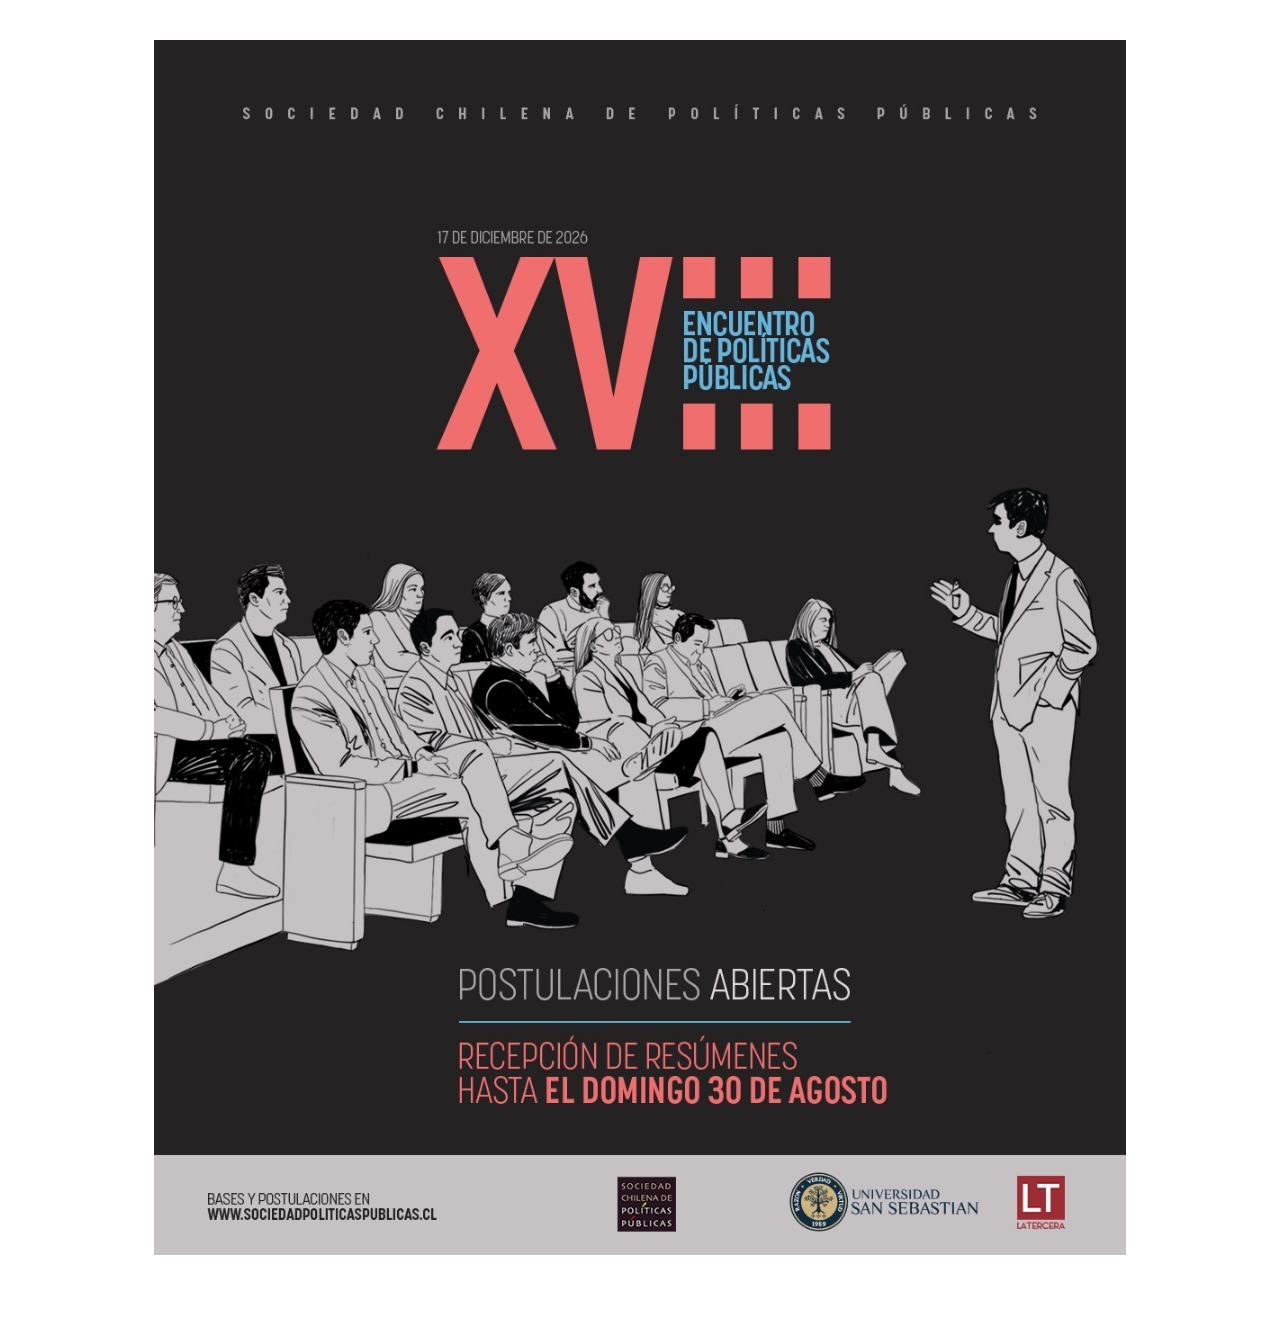
<file: schpp.html>
<!DOCTYPE html>
<html lang="es">
<head>
    <meta charset="UTF-8">
    <meta name="viewport" content="width=device-width, initial-scale=1.0">
    <title>18° ENCUENTRO DE POLÍTICAS PÚBLICAS</title>

    <style>
        body {
            margin: 0;
            min-height: 100vh;
            font-family: Arial, sans-serif;
            display: flex;
            flex-direction: column;
            align-items: center;
            padding: 40px 20px;
            box-sizing: border-box;
        }

        .imagen {
            max-width: 90%;
            cursor: pointer;
        }

        .contenido {
            width: 90%;
            max-width: 900px;
            margin-top: 35px;
        }

        h2 {
            text-align: center;
            margin-bottom: 20px;
        }

        table {
            width: 100%;
            border-collapse: collapse;
            margin-bottom: 25px;
        }

        th, td {
            border: 1px solid #ccc;
            padding: 10px;
            text-align: left;
            vertical-align: top;
        }

        th {
            background-color: #f2f2f2;
        }

        .documento {
            text-align: center;
            margin-top: 25px;
            margin-bottom: 30px;
        }

        .documento a {
            display: inline-block;
            padding: 12px 20px;
            background-color: #015F9D;
            color: white;
            text-decoration: none;
            border-radius: 5px;
        }

        .documento a:hover {
            background-color: #014875;
        }
    </style>
</head>

<body>
 <center>
    <!-- Imagen principal -->
    <a href="clase1/test.html">
        <img class="imagen" src="schpp.jpeg" alt="Entrar">
    </a>
 </center>
    <div class="contenido">



        
        <!-- Link al documento original -->
      
    </div>

</body>
</html>
</file>
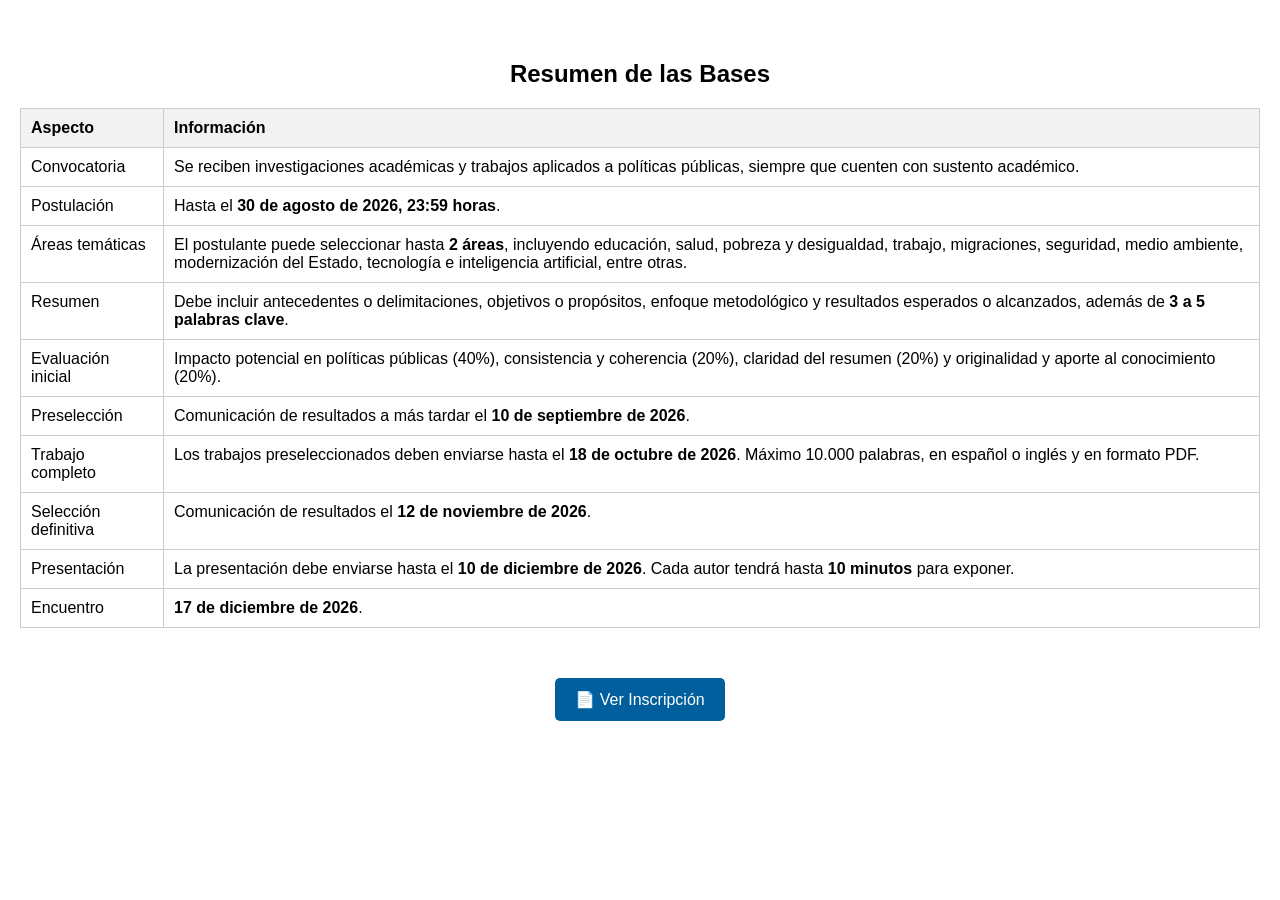
<file: schpp2.html>
<!DOCTYPE html>
<html lang="es">
<head>
    <meta charset="UTF-8">
    <meta name="viewport" content="width=device-width, initial-scale=1.0">
    <title>18° ENCUENTRO DE POLÍTICAS PÚBLICAS</title>

    <style>
        body {
            margin: 0;
            min-height: 100vh;
            font-family: Arial, sans-serif;
            display: flex;
            flex-direction: column;
            align-items: center;
            padding: 40px 20px;
            box-sizing: border-box;
        }

        .imagen {
            max-width: 50%;
            cursor: pointer;
        }

        .contenido {
            width: 90%;
            max-width: 900px;
            margin-top: 35px;
        }

        h2 {
            text-align: center;
            margin-bottom: 20px;
        }

        table {
            width: 100%;
            border-collapse: collapse;
            margin-bottom: 25px;
        }

        th, td {
            border: 1px solid #ccc;
            padding: 10px;
            text-align: left;
            vertical-align: top;
        }

        th {
            background-color: #f2f2f2;
        }

        .documento {
            text-align: center;
            margin-top: 25px;
            margin-bottom: 30px;
        }

        .documento a {
            display: inline-block;
            padding: 12px 20px;
            background-color: #015F9D;
            color: white;
            text-decoration: none;
            border-radius: 5px;
        }

        .documento a:hover {
            background-color: #014875;
        }
    </style>
</head>

<body>


        <h2>Resumen de las Bases</h2>

        <table>
            <tr>
                <th>Aspecto</th>
                <th>Información</th>
            </tr>

            <tr>
                <td>Convocatoria</td>
                <td>
                    Se reciben investigaciones académicas y trabajos aplicados
                    a políticas públicas, siempre que cuenten con sustento académico.
                </td>
            </tr>

            <tr>
                <td>Postulación</td>
                <td>
                    Hasta el <strong>30 de agosto de 2026, 23:59 horas</strong>.
                </td>
            </tr>

            <tr>
                <td>Áreas temáticas</td>
                <td>
                    El postulante puede seleccionar hasta <strong>2 áreas</strong>,
                    incluyendo educación, salud, pobreza y desigualdad,
                    trabajo, migraciones, seguridad, medio ambiente,
                    modernización del Estado, tecnología e inteligencia artificial,
                    entre otras.
                </td>
            </tr>

            <tr>
                <td>Resumen</td>
                <td>
                    Debe incluir antecedentes o delimitaciones, objetivos o propósitos,
                    enfoque metodológico y resultados esperados o alcanzados,
                    además de <strong>3 a 5 palabras clave</strong>.
                </td>
            </tr>

            <tr>
                <td>Evaluación inicial</td>
                <td>
                    Impacto potencial en políticas públicas (40%),
                    consistencia y coherencia (20%), claridad del resumen (20%)
                    y originalidad y aporte al conocimiento (20%).
                </td>
            </tr>

            <tr>
                <td>Preselección</td>
                <td>
                    Comunicación de resultados a más tardar el
                    <strong>10 de septiembre de 2026</strong>.
                </td>
            </tr>

            <tr>
                <td>Trabajo completo</td>
                <td>
                    Los trabajos preseleccionados deben enviarse hasta el
                    <strong>18 de octubre de 2026</strong>.
                    Máximo 10.000 palabras, en español o inglés y en formato PDF.
                </td>
            </tr>

            <tr>
                <td>Selección definitiva</td>
                <td>
                    Comunicación de resultados el
                    <strong>12 de noviembre de 2026</strong>.
                </td>
            </tr>

            <tr>
                <td>Presentación</td>
                <td>
                    La presentación debe enviarse hasta el
                    <strong>10 de diciembre de 2026</strong>.
                    Cada autor tendrá hasta <strong>10 minutos</strong> para exponer.
                </td>
            </tr>

            <tr>
                <td>Encuentro</td>
                <td>
                    <strong>17 de diciembre de 2026</strong>.
                </td>
            </tr>
        </table>

        <!-- Link al documento original -->
      
    </div>
  <div class="documento">
            <a href="https://www.sociedadpoliticaspublicas.cl/inscripcion-xviii-encuentro/"
               target="_blank">
                📄 Ver Inscripción
            </a>
        </div>              
    </div>
</body>
</html>
</file>
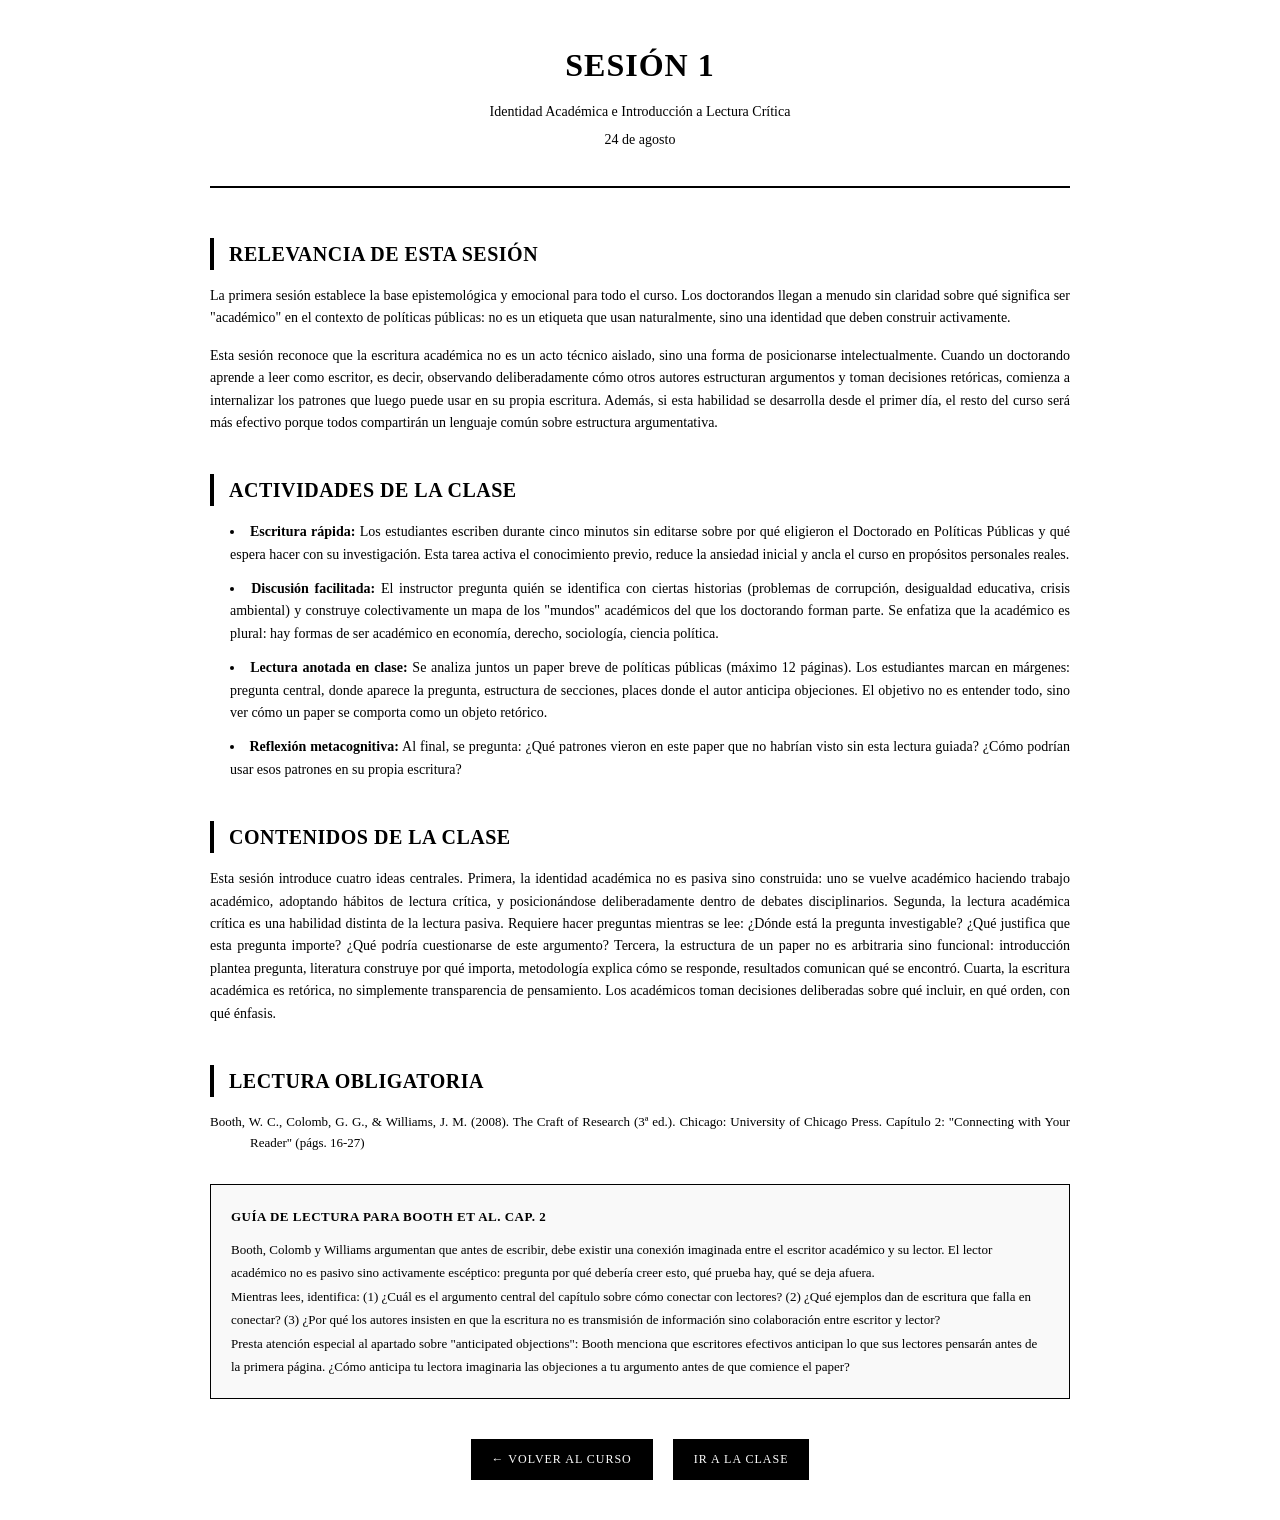
<file: sesion1.html>
<!DOCTYPE html>
<html lang="es">
<head>
    <meta charset="UTF-8">
    <meta name="viewport" content="width=device-width, initial-scale=1.0">
    <title>Sesión 1 - Identidad Académica</title>
    <style>
        * {
            margin: 0;
            padding: 0;
            box-sizing: border-box;
        }

        body {
            font-family: Georgia, serif;
            background: #fff;
            color: #000;
            line-height: 1.6;
        }

        .container {
            max-width: 900px;
            margin: 0 auto;
            padding: 40px 20px;
        }

        .header {
            text-align: center;
            margin-bottom: 50px;
            border-bottom: 2px solid #000;
            padding-bottom: 30px;
        }

        .session-title {
            font-size: 32px;
            font-weight: bold;
            margin-bottom: 10px;
            text-transform: uppercase;
            letter-spacing: 1px;
        }

        .session-info {
            font-size: 14px;
            margin-bottom: 5px;
        }

        .section-title {
            font-size: 20px;
            font-weight: bold;
            margin-top: 40px;
            margin-bottom: 15px;
            text-align: left;
            text-transform: uppercase;
            letter-spacing: 0.5px;
            border-left: 4px solid #000;
            padding-left: 15px;
        }

        .content {
            text-align: justify;
            margin-bottom: 30px;
            font-size: 14px;
        }

        .content p {
            margin-bottom: 15px;
        }

        .activities-list {
            text-align: justify;
            font-size: 14px;
            margin-left: 20px;
            margin-bottom: 30px;
        }

        .activities-list li {
            margin-bottom: 12px;
            list-style-position: inside;
        }

        .bibliography {
            font-size: 14px;
            margin-bottom: 30px;
            text-align: justify;
        }

        .bibliography-item {
            margin-bottom: 15px;
            margin-left: 40px;
            text-indent: -40px;
            font-size: 13px;
        }

        .reference-box {
            border: 1px solid #000;
            padding: 20px;
            margin: 30px 0;
            background: #f9f9f9;
            font-size: 13px;
            line-height: 1.8;
        }

        .reference-box strong {
            display: block;
            margin-bottom: 10px;
            text-transform: uppercase;
            letter-spacing: 0.5px;
        }

        .nav-buttons {
            display: flex;
            gap: 20px;
            margin-top: 40px;
            justify-content: center;
        }

        .button {
            display: inline-block;
            padding: 10px 20px;
            background: #000;
            color: #fff;
            text-decoration: none;
            font-size: 12px;
            text-transform: uppercase;
            letter-spacing: 1px;
            border: 1px solid #000;
        }

        .button:hover {
            background: #fff;
            color: #000;
        }

        @media (max-width: 768px) {
            .container {
                padding: 20px 15px;
            }
            .session-title {
                font-size: 24px;
            }
            .section-title {
                font-size: 16px;
            }
            .content, .activities-list, .bibliography {
                font-size: 12px;
            }
            .nav-buttons {
                flex-direction: column;
                gap: 10px;
            }
        }
    </style>
</head>
<body>
    <div class="container">
        <div class="header">
            <div class="session-title">Sesión 1</div>
            <div class="session-info">Identidad Académica e Introducción a Lectura Crítica</div>
            <div class="session-info">24 de agosto</div>
        </div>

        <div class="section-title">Relevancia de esta Sesión</div>
        <div class="content">
            <p>La primera sesión establece la base epistemológica y emocional para todo el curso. Los doctorandos llegan a menudo sin claridad sobre qué significa ser "académico" en el contexto de políticas públicas: no es un etiqueta que usan naturalmente, sino una identidad que deben construir activamente.</p>
            <p>Esta sesión reconoce que la escritura académica no es un acto técnico aislado, sino una forma de posicionarse intelectualmente. Cuando un doctorando aprende a leer como escritor, es decir, observando deliberadamente cómo otros autores estructuran argumentos y toman decisiones retóricas, comienza a internalizar los patrones que luego puede usar en su propia escritura. Además, si esta habilidad se desarrolla desde el primer día, el resto del curso será más efectivo porque todos compartirán un lenguaje común sobre estructura argumentativa.</p>
        </div>

        <div class="section-title">Actividades de la Clase</div>
        <ul class="activities-list">
            <li><strong>Escritura rápida:</strong> Los estudiantes escriben durante cinco minutos sin editarse sobre por qué eligieron el Doctorado en Políticas Públicas y qué espera hacer con su investigación. Esta tarea activa el conocimiento previo, reduce la ansiedad inicial y ancla el curso en propósitos personales reales.</li>
            <li><strong>Discusión facilitada:</strong> El instructor pregunta quién se identifica con ciertas historias (problemas de corrupción, desigualdad educativa, crisis ambiental) y construye colectivamente un mapa de los "mundos" académicos del que los doctorando forman parte. Se enfatiza que la académico es plural: hay formas de ser académico en economía, derecho, sociología, ciencia política.</li>
            <li><strong>Lectura anotada en clase:</strong> Se analiza juntos un paper breve de políticas públicas (máximo 12 páginas). Los estudiantes marcan en márgenes: pregunta central, donde aparece la pregunta, estructura de secciones, places donde el autor anticipa objeciones. El objetivo no es entender todo, sino ver cómo un paper se comporta como un objeto retórico.</li>
            <li><strong>Reflexión metacognitiva:</strong> Al final, se pregunta: ¿Qué patrones vieron en este paper que no habrían visto sin esta lectura guiada? ¿Cómo podrían usar esos patrones en su propia escritura?</li>
        </ul>

        <div class="section-title">Contenidos de la Clase</div>
        <div class="content">
            <p>Esta sesión introduce cuatro ideas centrales. Primera, la identidad académica no es pasiva sino construida: uno se vuelve académico haciendo trabajo académico, adoptando hábitos de lectura crítica, y posicionándose deliberadamente dentro de debates disciplinarios. Segunda, la lectura académica crítica es una habilidad distinta de la lectura pasiva. Requiere hacer preguntas mientras se lee: ¿Dónde está la pregunta investigable? ¿Qué justifica que esta pregunta importe? ¿Qué podría cuestionarse de este argumento? Tercera, la estructura de un paper no es arbitraria sino funcional: introducción plantea pregunta, literatura construye por qué importa, metodología explica cómo se responde, resultados comunican qué se encontró. Cuarta, la escritura académica es retórica, no simplemente transparencia de pensamiento. Los académicos toman decisiones deliberadas sobre qué incluir, en qué orden, con qué énfasis.</p>
        </div>

        <div class="section-title">Lectura Obligatoria</div>
        <div class="bibliography">
            <div class="bibliography-item">Booth, W. C., Colomb, G. G., & Williams, J. M. (2008). The Craft of Research (3ª ed.). Chicago: University of Chicago Press. Capítulo 2: "Connecting with Your Reader" (págs. 16-27)</div>
        </div>

        <div class="reference-box">
            <strong>Guía de Lectura para Booth et al. Cap. 2</strong>
            <p>Booth, Colomb y Williams argumentan que antes de escribir, debe existir una conexión imaginada entre el escritor académico y su lector. El lector académico no es pasivo sino activamente escéptico: pregunta por qué debería creer esto, qué prueba hay, qué se deja afuera.</p>
            <p>Mientras lees, identifica: (1) ¿Cuál es el argumento central del capítulo sobre cómo conectar con lectores? (2) ¿Qué ejemplos dan de escritura que falla en conectar? (3) ¿Por qué los autores insisten en que la escritura no es transmisión de información sino colaboración entre escritor y lector?</p>
            <p>Presta atención especial al apartado sobre "anticipated objections": Booth menciona que escritores efectivos anticipan lo que sus lectores pensarán antes de la primera página. ¿Cómo anticipa tu lectora imaginaria las objeciones a tu argumento antes de que comience el paper?</p>
        </div>

        <div class="nav-buttons">
            <a href="curso.html" class="button">← Volver al Curso</a>
            <a href="clase1/clase_1.html" class="button">Ir a la Clase</a>
        </div>
    </div>
</body>
</html>
</file>
<file: clase2/style.css>
body {
    font-family: "Inter", sans-serif;
    background: #f6f7f9;
    margin: 0;
    padding: 30px;
}
.question-card {
    display: flex;
    align-items: flex-start;
    gap: 14px;
    width: 100%;
    margin: 12px 0;
    padding: 19px;
    border: 1px solid #d9dce1;
    border-radius: 10px;
    background: white;
    cursor: pointer;
    transition: border .15s, background .15s;
}

.question-card:hover {
    background: #fafafa;
}

.question-card.selected {
    border: 2px solid #202124;
    background: #f2f3f5;
    padding: 18px;
}

.question-card input {
    width: 18px;
    height: 18px;
    margin-top: 2px;
    flex: 0 0 auto;
    accent-color: #202124;
}

.question-text {
    font-size: 16px;
    line-height: 1.55;
    text-align: left;
}

.counter {
    display: inline-block;
    margin: 15px 0 20px;
    padding: 8px 13px;
    border-radius: 20px;
    background: #eef0f2;
    font-size: 14px;
    font-weight: 600;
}

#app {

    max-width: 850px;

    margin: auto;

    background: white;

    padding: 35px;

    border-radius: 12px;

    box-shadow:
        0 4px 12px
        rgba(0,0,0,.08);

}


.logo {
    display: block;
    width: 360px;
    max-width: 90%;
    height: auto;
    margin: 0 auto 35px auto;
}


.page {

    display: none;

}


.page.active {

    display: block;

}


h1 {
    font-size: 32px;
    font-weight: 700;
    letter-spacing: -0.8px;
}

h2 {
    font-size: 24px;
    font-weight: 600;
    letter-spacing: -0.4px;
}

p {
    font-size: 16px;
    line-height: 1.6;
}


label {

    display: block;

    margin-bottom: 8px;

    font-weight: bold;

}


select {

    width: 100%;

    padding: 12px;

    font-size: 16px;

    margin-bottom: 25px;

}


textarea {

    width: 100%;

    min-height: 90px;

    margin: 10px 0;

    padding: 12px;

    box-sizing: border-box;

    font-family: inherit;

    font-size: 15px;

    border:
        1px solid #ccc;

    border-radius: 6px;

}


button {

    padding:
        11px 20px;

    margin-top: 20px;

    border: none;

    border-radius: 6px;

    cursor: pointer;

    background: #333;

    color: white;

    font-size: 15px;

}


button:hover {

    opacity: .85;

}


.nav {

    display: flex;

    justify-content:
        space-between;

    gap: 10px;

    margin-top: 30px;

}


.message {

    padding: 20px;

    margin-top: 20px;

    background: #f0f4f8;

    border-radius: 8px;

}


.waiting {

    padding: 30px;

    margin-top: 30px;

    text-align: center;

    background: #f5f5f5;

    border-radius: 8px;

}


.anonymousBlock {

    margin: 25px 0;

    padding: 20px;

    border:
        1px solid #ddd;

    border-radius: 10px;

}


.question {

    margin: 15px 0;

    padding: 15px;

    background:
        #f8f8f8;

    border-radius: 8px;

}


.rating {

    margin-top: 12px;

}


.rating label {

    display: inline-block;

    margin-right: 12px;

    font-weight: normal;

}


.rating input {

    margin-right: 4px;

}


table {

    width: 100%;

    border-collapse:
        collapse;

    margin-top: 20px;

}


th,
td {

    padding: 12px;

    border-bottom:
        1px solid #ddd;

    text-align: left;

}


th {

    background:
        #f0f0f0;

}


.studentTotal {

    font-weight: bold;

    background:
        #f5f5f5;

}


.resetButton {

    background:
        #b42318;

}
</file>
